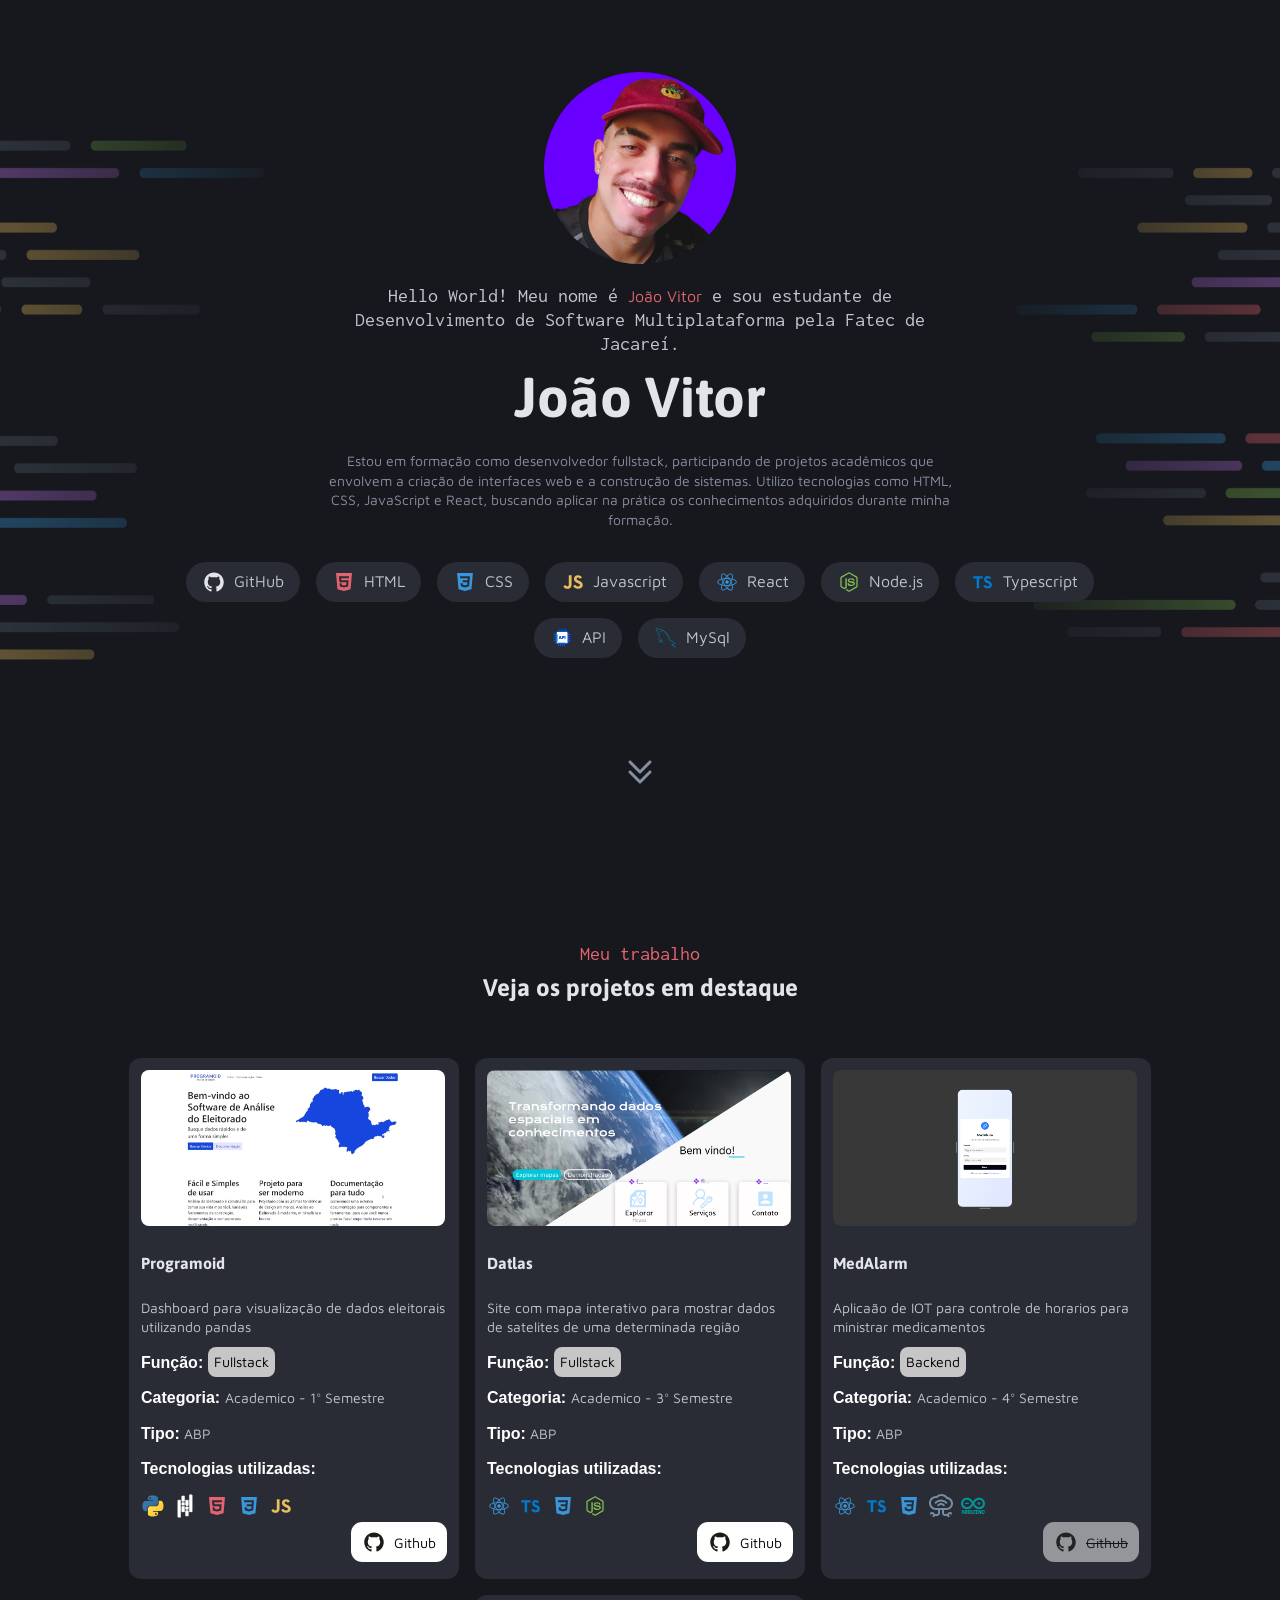
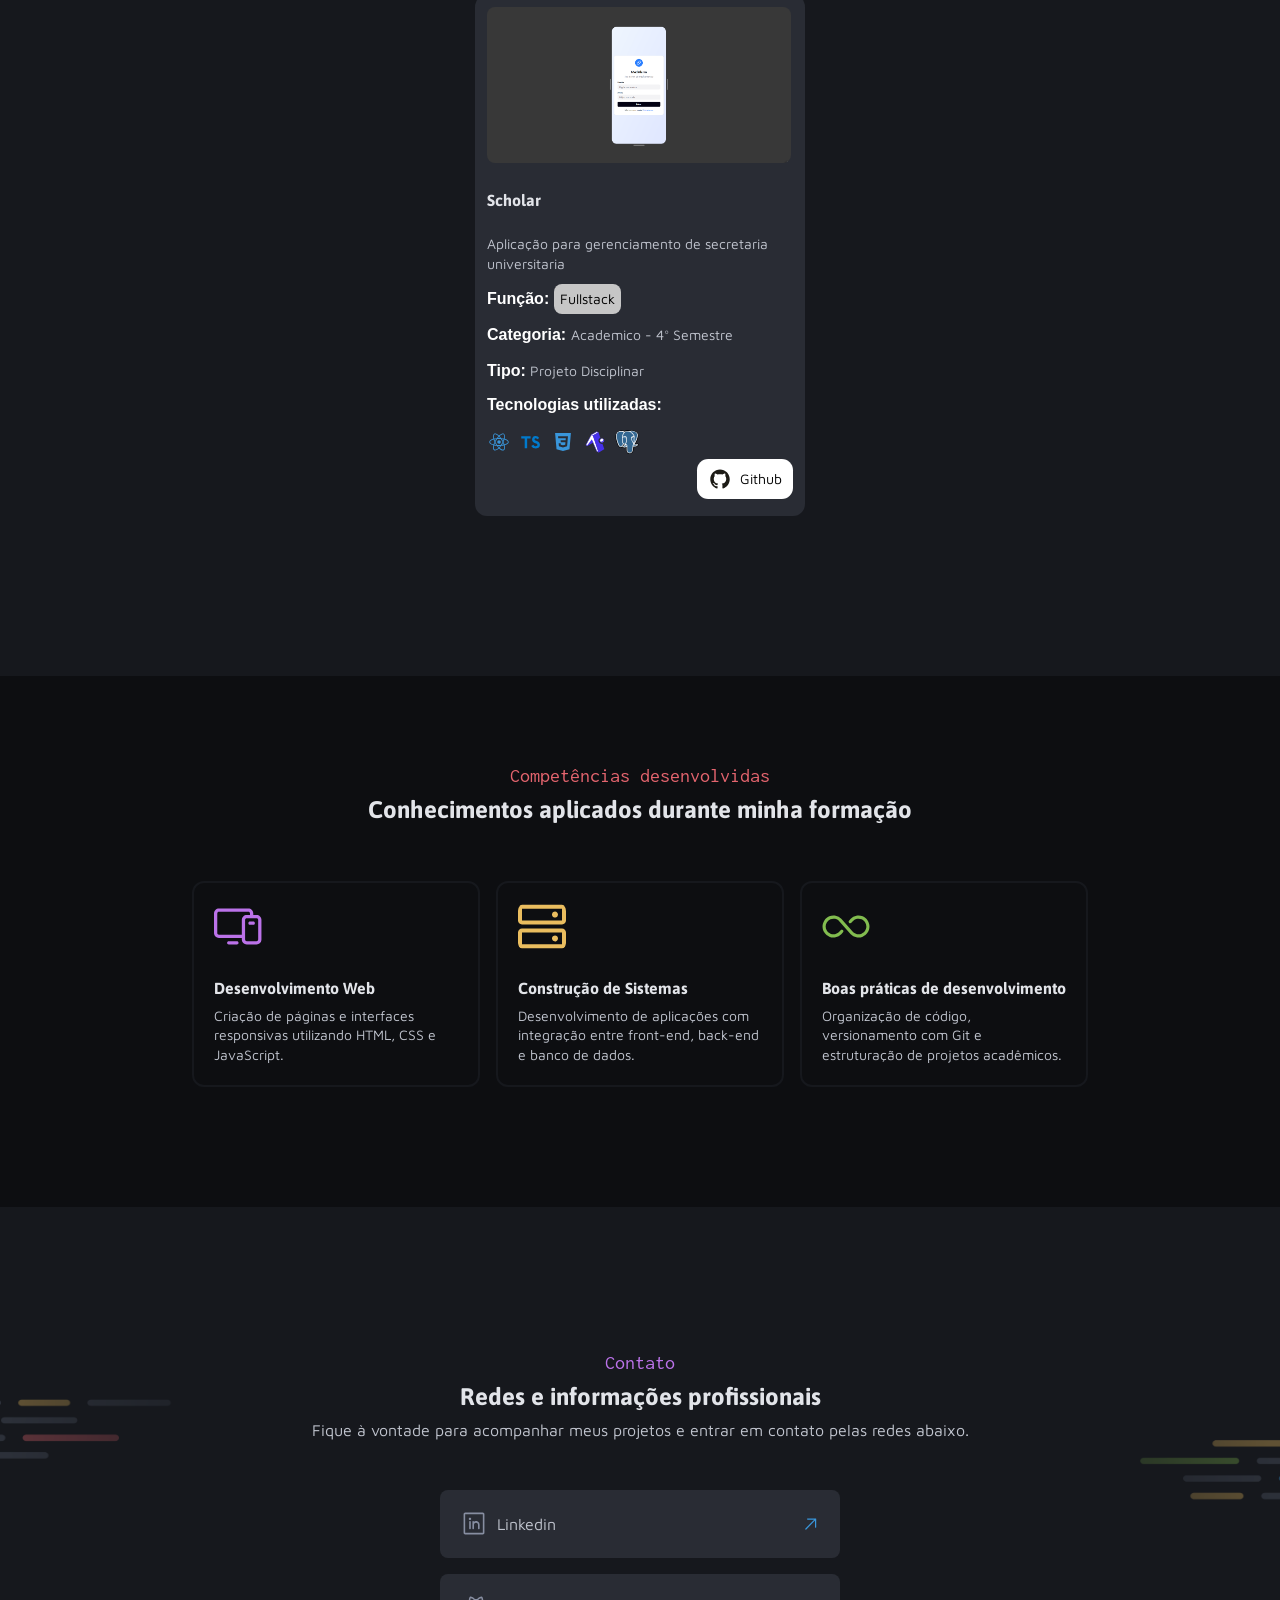
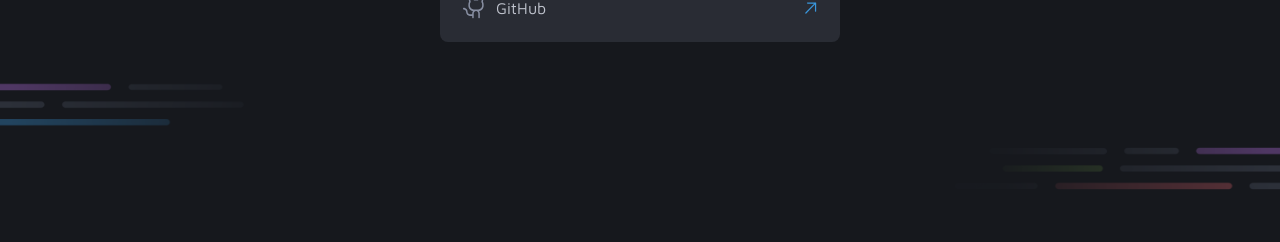
<file: docs/index.html>
<!doctype html>
<html lang="pt-br">
	<head>
		<link rel="preconnect" href="https://fonts.googleapis.com" />
		<link rel="preconnect" href="https://fonts.gstatic.com" crossorigin />

		<meta charset="UTF-8" />
		<meta name="viewport" content="width=device-width, initial-scale=1.0" />
		<title>João Vitor Rodrigues Braga</title>

		<link
			href="https://fonts.googleapis.com/css2?family=Asap:ital,wght@0,700;1,700&family=Inconsolata:wght@200..900&family=Maven+Pro&display=swap"
			rel="stylesheet"
		/>
		<link rel="stylesheet" href="./styles/index.css" />
		
	</head>

	<body>
		<header>
			<section id="apresentation" class="container">
				<img src="./assets/User.png" alt="" />
				<p>Hello World! Meu nome é <span>João Vitor</span> e sou estudante de Desenvolvimento de Software Multiplataforma pela Fatec de Jacareí.</p>
				<h1>João Vitor</h1>
				<span>
					Estou em formação como desenvolvedor fullstack, participando de projetos acadêmicos que envolvem a criação de interfaces web e a construção de
					sistemas. Utilizo tecnologias como HTML, CSS, JavaScript e React, buscando aplicar na prática os conhecimentos adquiridos durante minha formação.
				</span>
			</section>
			<section id="features" class="container">
				<div>
					<img src="./assets/icons/GitHub.svg" alt="" />
					<span>GitHub</span>
				</div>
				<div>
					<img src="./assets/icons/HTML.svg" alt="" />
					<span>HTML</span>
				</div>
				<div>
					<img src="./assets/icons/CSS.svg" alt="" />
					<span>CSS</span>
				</div>
				<div>
					<img src="./assets/icons/JavaScript.svg" alt="" />
					<span>Javascript</span>
				</div>
				<div>
					<img src="./assets/icons/React.svg" alt="" />
					<span>React</span>
				</div>
				<div>
					<img src="./assets/icons/nodejs.svg" alt="" />
					<span>Node.js</span>
				</div>
				<div>
					<img src="./assets/icons/typescript.svg" alt="" />
					<span>Typescript</span>
				</div>
				<div>
					<img src="./assets/icons/api-rest.svg" alt="" />
					<span>API</span>
				</div>
				<div>
					<img src="./assets/icons/mysql.svg" alt="" />
					<span>MySql</span>
				</div>
			</section>

			<img src="./assets/icons/CaretDoubleDown.svg" alt="" />
		</header>
		<main>
			<section class="header-sections">
				<span>Meu trabalho</span>
				<h3>Veja os projetos em destaque</h3>
			</section>
			<section id="projects" class="card">
			</section>
		</main>
		<aside>
			<section class="header-sections" class="container">
				<span>Competências desenvolvidas</span>
				<h3>Conhecimentos aplicados durante minha formação</h3>
			</section>
			<section id="card-services" class="container grid-column grid-cols-3 card">
				<figure class="card-services">
					<img src="./assets/icons/websites.svg" alt="" />
					<figcaption>
						<p>Desenvolvimento Web</p>
						<span>Criação de páginas e interfaces responsivas utilizando HTML, CSS e JavaScript.</span>
					</figcaption>
				</figure>
				<figure class="card-services">
					<img src="./assets/icons/api.svg" alt="" />
					<figcaption>
						<p>Construção de Sistemas</p>
						<span>Desenvolvimento de aplicações com integração entre front-end, back-end e banco de dados.</span>
					</figcaption>
				</figure>
				<figure class="card-services">
					<img src="./assets/icons/devops.svg" alt="" />
					<figcaption>
						<p>Boas práticas de desenvolvimento</p>
						<span>Organização de código, versionamento com Git e estruturação de projetos acadêmicos.</span>
					</figcaption>
				</figure>
			</section>
		</aside>
		<footer>
			<section class="header-sections" class="container">
				<span>Contato</span>
				<h3>Redes e informações profissionais</h3>
				<p>Fique à vontade para acompanhar meus projetos e entrar em contato pelas redes abaixo.</p>
			</section>
			<section>
				<a href="https://www.linkedin.com/in/joaovitor-rodriguesbraga/" target="_blank">
					<div class="card-social-media container">
						<img src="./assets/icons/linkedin.svg" alt="" />
						<p>Linkedin</p>
						<span></span>
					</div>
				</a>
				<a href="https://github.com/jvrb" target="_blank">
					<div class="card-social-media container">
						<img src="./assets/icons/github-icon.svg" alt="" />
						<p>GitHub</p>
						<span></span>
					</div>
				</a>
			</section>
		</footer>

		<script src="./script/script.js"></script>
	</body>
</html>
</file>
<file: docs/styles/index.css>
@import url(global.css);
@import url(header.css);
@import url(main.css);
@import url(aside.css);
@import url(footer.css);
@import url(utility.css);
</file>
